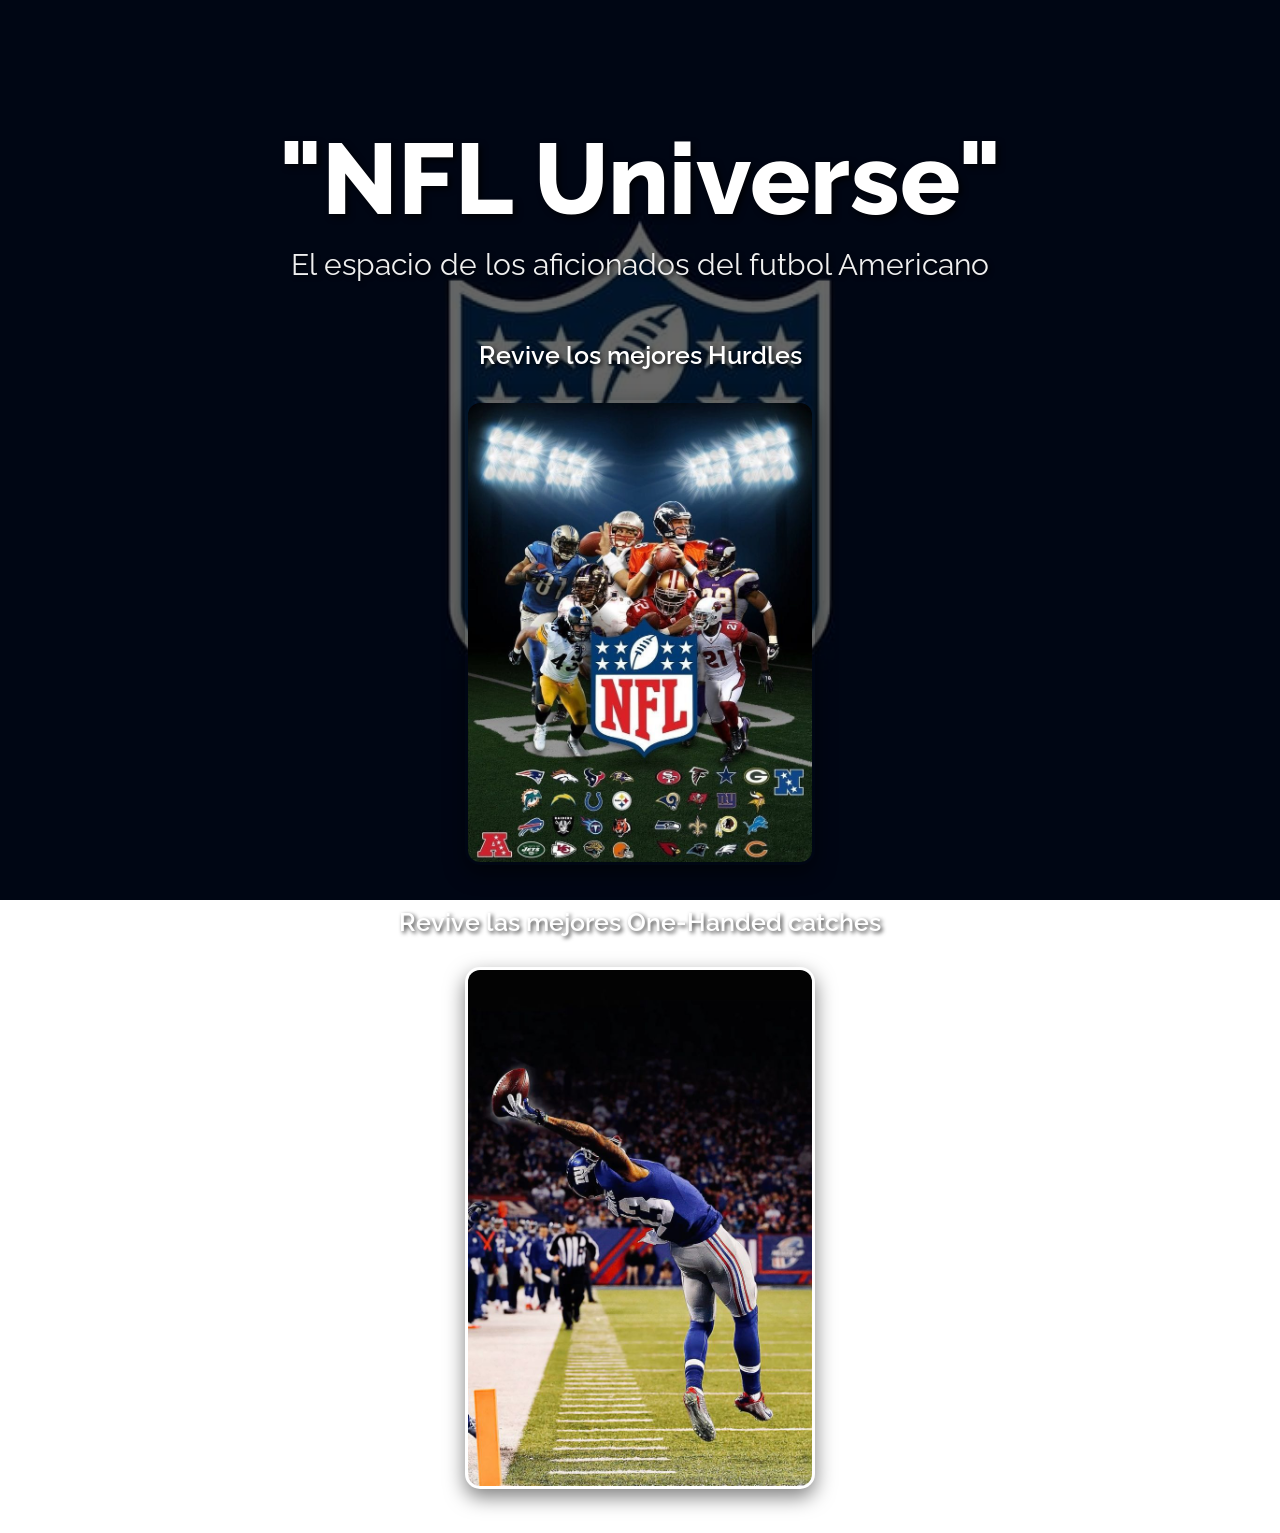
<file: index.html>
<!DOCTYPE html>
<html lang="en">
<head>
    <meta charset="UTF-8">
    <meta name="viewport" content="width=device-width, initial-scale=1.0">
    <title>NFL</title>
    <link rel="icon" type="image/x-icon" href="logoo.png">
    <link rel="stylesheet" href="style.css">
</head>
<body>
    <h1>"NFL Universe"</h1>
    <h2>El espacio de los aficionados del futbol Americano</h2>
    <br><br>
    <p class="video-text">Revive los mejores Hurdles</p>
    
    <div id="imagen-container-1">
        <img src="k.jpeg" alt="NFL Action" class="video-image" onclick="mostrarVideo1()">
    </div>

    <div id="video-1" style="display:none;">
        <video controls width="800">
            <source src="Hurdles.mp4" type="video/mp4">
        </video>
    </div>

    <br><br>
    <p class="video-text">Revive las mejores One-Handed catches</p>

    <div id="imagen-container-2">
        <img src="OBJ.jpg" alt="NFL Action" class="video-image" onclick="mostrarVideo2()">
    </div>

    <div id="video-2" style="display:none;">
        <video controls width="800">
            <source src="Recepciones.mp4" type="video/mp4">
        </video>
    </div>

    <script src="MV.js"></script>
</body>
</html>
</file>
<file: style.css>
@import url(https://fonts.googleapis.com/css?family=Raleway:100,200,300,regular,500,600,700,800,900,100italic,200italic,300italic,italic,500italic,600italic,700italic,800italic,900italic);

* {
    margin: 0;
    padding: 0;
    box-sizing: border-box;
}

body {
    font-family: 'Raleway', sans-serif;
    background-image: url(./logo.jpeg);
    background-size: cover;
    background-position: center;
    background-attachment: fixed;
    min-height: 100vh;
    padding: 120px 20px 40px 20px;
    display: flex;
    flex-direction: column;
    align-items: center;
    position: relative;
}


body::before {
    content: '';
    position: fixed;
    top: 0;
    left: 0;
    width: 100%;
    height: 100%;
    background: rgba(0, 0, 0, 0.6);
    z-index: -1;
}

h1 {
    color: #ffffff;
    font-size: 100px;
    font-weight: 800;
    text-align: center;
    text-shadow: 3px 3px 6px rgba(0, 0, 0, 0.8);
    margin-bottom: 10px;
}

h2 {
    color: #f0f0f0;
    font-size: 30px;
    font-weight: 400;
    text-align: center;
    text-shadow: 2px 2px 4px rgba(0, 0, 0, 0.7);
    margin-bottom: 20px;
}

.video-text {
    color: #ffffff;
    font-size: 25px;
    font-weight: 600;
    text-align: center;
    text-shadow: 2px 2px 4px rgba(0, 0, 0, 0.8);
    margin-bottom: 30px;
}

#imagen-container {
    text-align: center;
    margin-top: 20px;
}

.video-image {
    width: 350px;
    height: auto;
    border-radius: 15px;
    box-shadow: 0 8px 20px rgba(0, 0, 0, 0.5);
    transition: all 0.3s ease;
    cursor: pointer;
    border: 3px solid transparent;
}

.video-image:hover {
    transform: scale(1.05);
    box-shadow: 0 12px 30px rgba(213, 10, 10, 0.7);
    border: 3px solid #d50a0a;
}

.video-image:active {
    transform: scale(0.98);
}

#video1 #video2 {
    margin-top: 30px;
    text-align: center;
}

#video1 #video2 video {
    border-radius: 15px;
    box-shadow: 0 10px 30px rgba(0, 0, 0, 0.7);
    max-width: 100%;
    background-color: #000;
}
</file>
